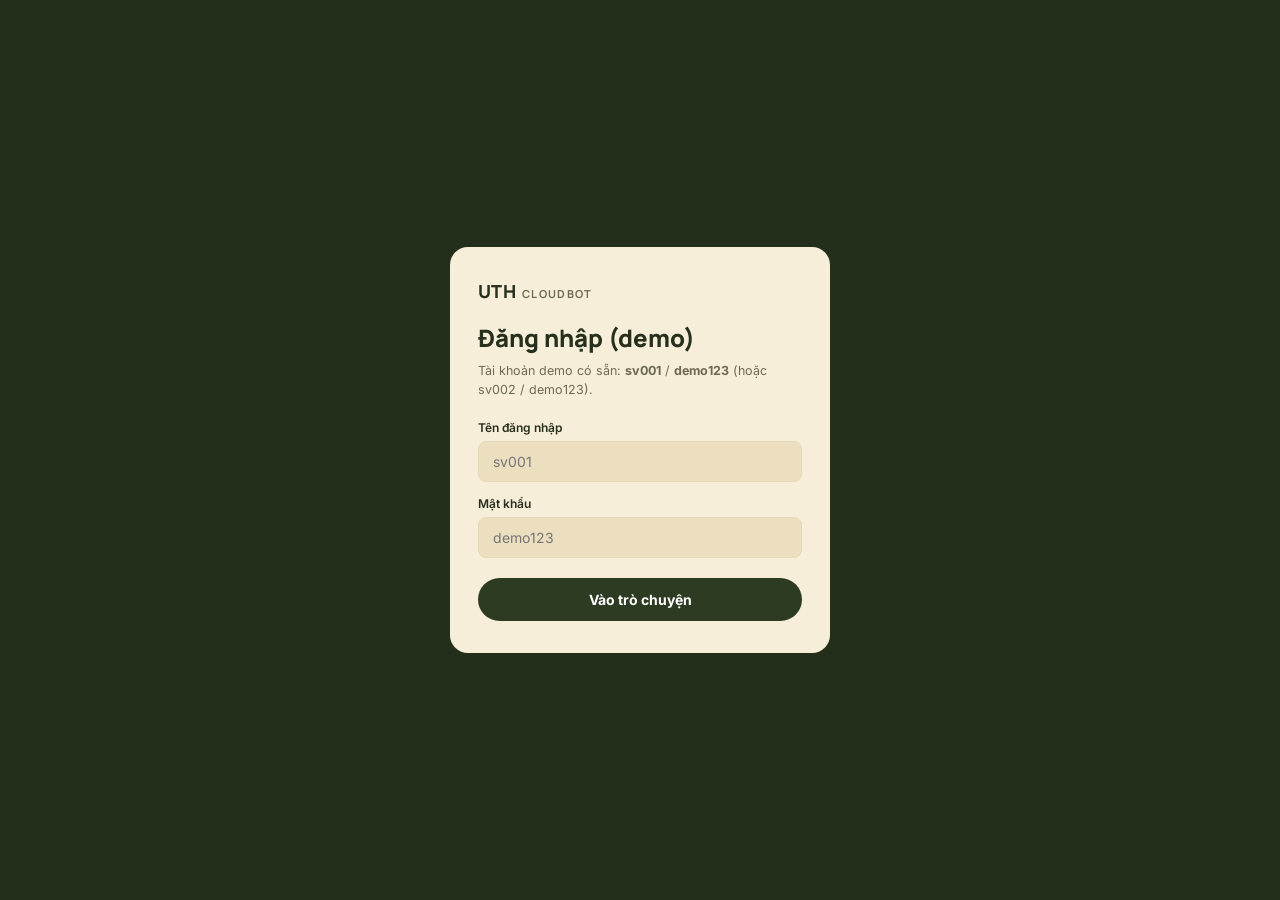
<file: index.html>
<!DOCTYPE html>
<html lang="vi">
<head>
  <meta charset="UTF-8">
  <meta http-equiv="refresh" content="0; url=./frontend/public/index.html">
  <title>Đang chuyển đến UTH CloudBot…</title>
  <script>
    window.location.replace("./frontend/public/index.html");
  </script>
</head>
<body>
  <p>Đang mở UTH CloudBot… nếu không tự chuyển, <a href="./frontend/public/index.html">bấm vào đây</a>.</p>
</body>
</html>
</file>
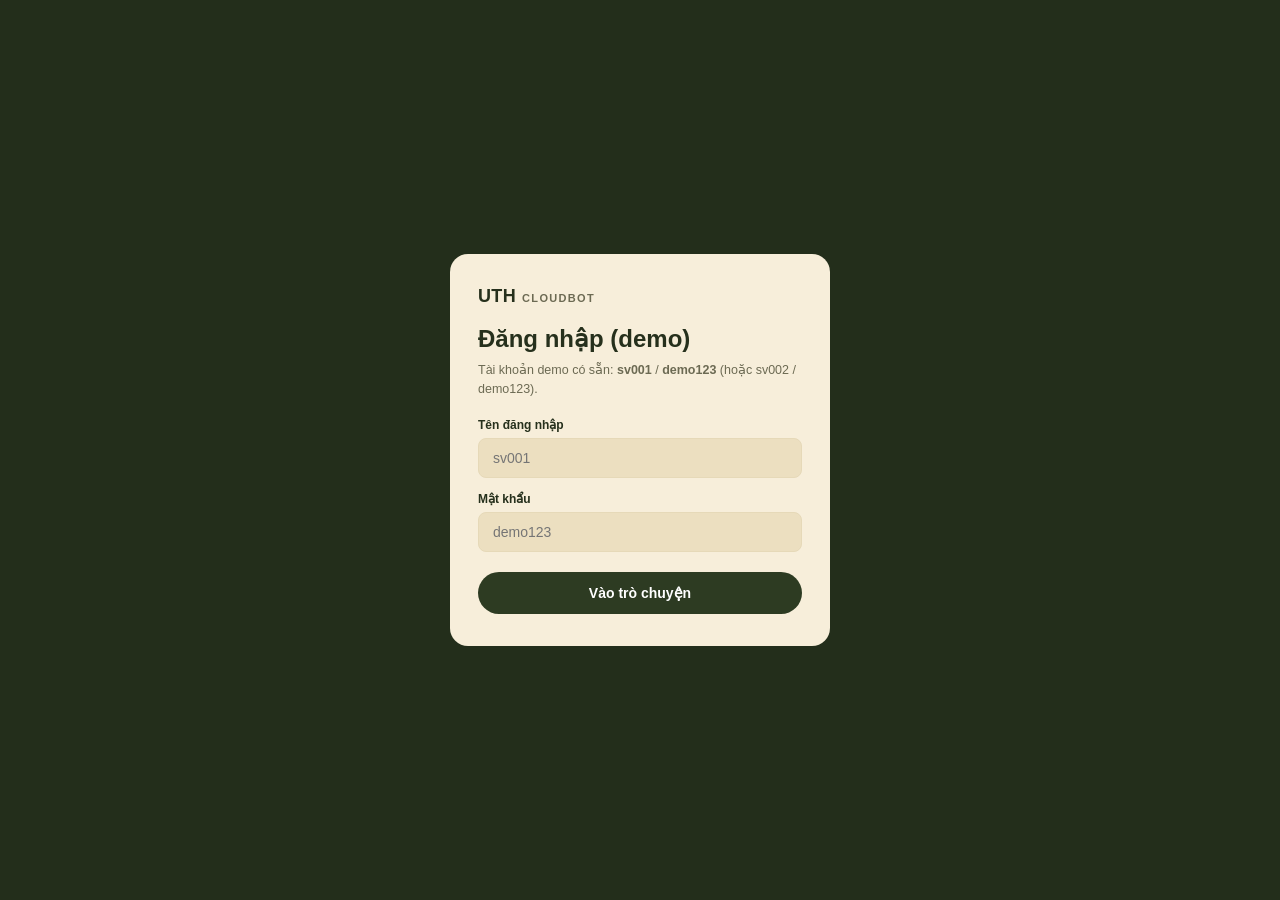
<file: frontend/index.html>
<!doctype html>
<html lang="vi">
<head>
  <meta charset="utf-8">
  <meta name="viewport" content="width=device-width, initial-scale=1">
  <meta http-equiv="refresh" content="0; url=./public/index.html">
  <title>UTH CloudBot</title>
</head>
<body>
  <p>Đang mở <a href="./public/index.html">UTH CloudBot</a>…</p>
</body>
</html>
</file>
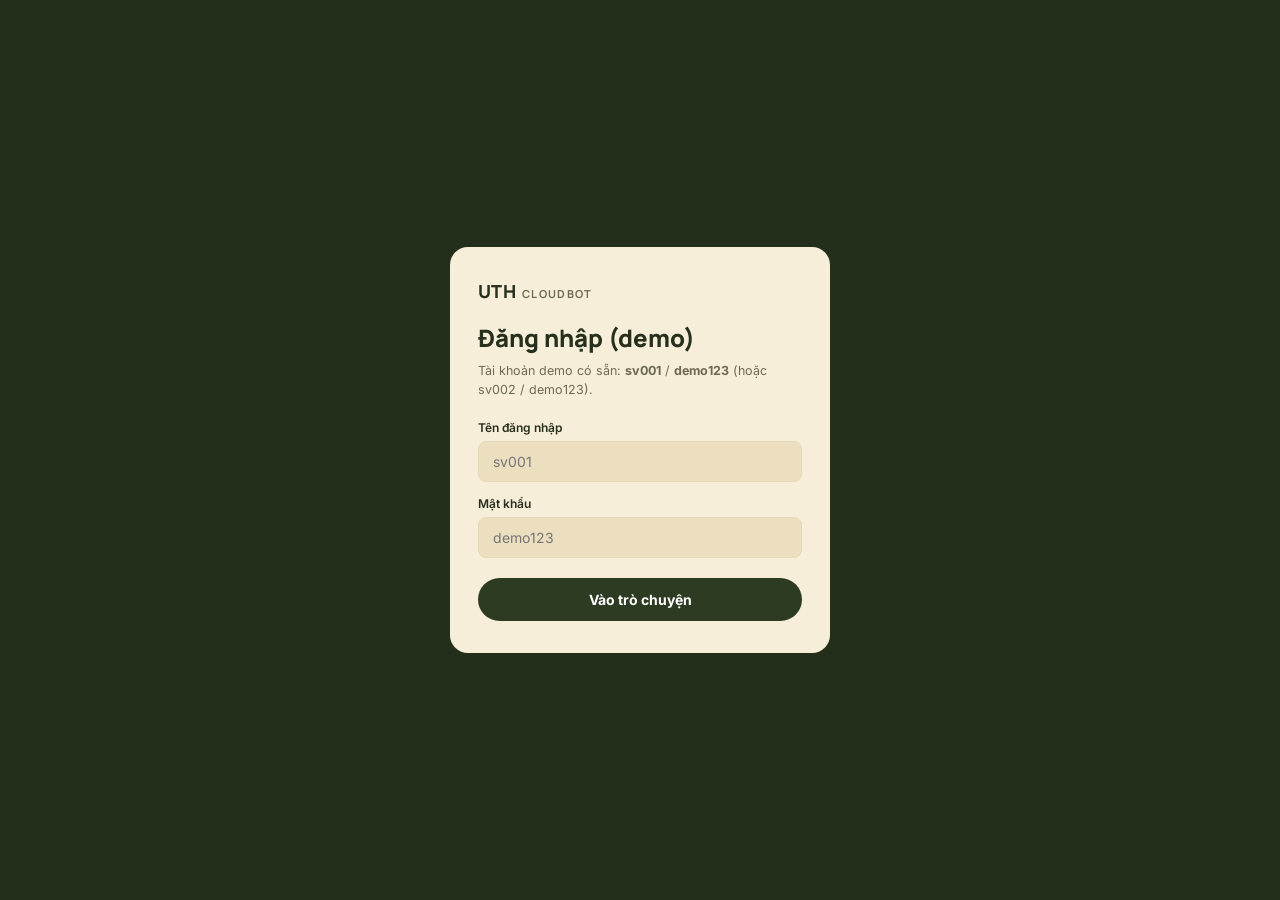
<file: frontend/public/index.html>
<!DOCTYPE html>
<html lang="vi">
<head>
<meta charset="UTF-8">
<meta name="viewport" content="width=device-width, initial-scale=1.0">
<title>UTH CloudBot — Trợ lý sinh viên</title>
<link rel="preconnect" href="https://fonts.googleapis.com">
<link href="https://fonts.googleapis.com/css2?family=Manrope:wght@500;700;800&family=Inter:wght@400;500;600&display=swap" rel="stylesheet">
<link rel="stylesheet" href="../src/css/style.css?v=20260821-4">
</head>
<body>

  <!-- Màn hình đăng nhập demo (giả lập, không xác thực thật) -->
  <div class="loginOverlay" id="loginOverlay">
    <div class="loginCard">
      <div class="sidebar__brand" style="margin-bottom: 18px;">
        <span class="sidebar__logo" style="color:var(--ink);">UTH</span>
        <span class="sidebar__logo-sub" style="color:var(--ink-soft);">CLOUDBOT</span>
      </div>
      <h2>Đăng nhập (demo)</h2>
      <p class="loginCard__hint">Tài khoản demo có sẵn: <strong>sv001</strong> / <strong>demo123</strong> (hoặc sv002 / demo123).</p>
      <p class="loginCard__error" id="loginError" hidden></p>

      <form id="loginForm">
        <label class="loginCard__label" for="loginName">Tên đăng nhập</label>
        <input type="text" id="loginName" class="loginCard__input" placeholder="sv001" required />

        <label class="loginCard__label" for="loginId">Mật khẩu</label>
        <input type="password" id="loginId" class="loginCard__input" placeholder="demo123" required />

        <button type="submit" class="loginCard__submit">Vào trò chuyện</button>
      </form>
    </div>
  </div>

  <div class="shell" id="mainShell" hidden>

    <!-- Sidebar -->
    <aside class="sidebar">
      <div class="sidebar__brand">
        <span class="sidebar__logo">UTH</span>
        <span class="sidebar__logo-sub">CLOUDBOT</span>
      </div>

      <button type="button" class="sidebar__new" id="newChatBtn">
        <span class="plus">+</span> Cuộc trò chuyện mới
      </button>

      <nav class="sidebar__history">
        <p class="sidebar__group-label">Hôm nay</p>
        <div class="sidebar__item sidebar__item--active">Chào hỏi ban đầu</div>

        <p class="sidebar__group-label">Gợi ý câu hỏi</p>
        <button type="button" class="sidebar__item sidebar__suggestion">Tra cứu học phí như thế nào?</button>
        <button type="button" class="sidebar__item sidebar__suggestion">Tôi có kiểm tra tuần này không?</button>
        <button type="button" class="sidebar__item sidebar__suggestion">Tuần này tôi học môn gì?</button>
      </nav>

      <div class="sidebar__footer">
        <div class="sidebar__student" id="sidebarStudent" hidden>
          <span class="sidebar__student-name" id="studentNameLabel"></span>
          <span class="sidebar__student-id" id="studentIdLabel"></span>
        </div>
        <span class="env-pill" id="envPill">—</span>
      </div>
    </aside>

    <!-- Main chat panel -->
    <main class="panel">

      <header class="panel__header">
        <div class="panel__title">
          <h1>UTH CloudBot</h1>
          <p>Trợ lý hỏi đáp cho sinh viên</p>
        </div>
        <div class="panel__status" id="statusPill">
          <span class="dot" id="statusDot"></span>
          <span id="statusText">Đang kiểm tra kết nối…</span>
        </div>
      </header>

      <div class="chat" id="chat">
        <div class="chat__scroll" id="chatScroll">
          <div class="msg msg--bot">
            <div class="msg__avatar">B</div>
            <div class="msg__bubble">
              <p>Chào bạn! Mình là CloudBot — hỏi mình về học phí, lịch học, lịch thi hoặc tài liệu môn học nhé.</p>
            </div>
          </div>
        </div>
      </div>

      <form class="composer" id="composerForm">
        <input type="text" id="questionInput" class="composer__input" placeholder="Nhập câu hỏi của bạn…" autocomplete="off" maxlength="500" />
        <button type="submit" class="composer__send" id="sendBtn" aria-label="Gửi">
          <svg width="18" height="18" viewBox="0 0 20 20" fill="none">
            <path d="M2 10L18 2L11 18L9 11L2 10Z" stroke="currentColor" stroke-width="1.6" stroke-linejoin="round"/>
          </svg>
        </button>
      </form>
    </main>

    <!-- Right info panel -->
    <aside class="infopanel">
      <h2>Nguồn & ghi chú</h2>
      <p class="infopanel__hint">Thông tin nguồn của câu trả lời gần nhất sẽ hiện ở đây.</p>
      <div class="infopanel__body" id="infoPanelBody">
        <p class="infopanel__empty">Chưa có câu hỏi nào được gửi.</p>
      </div>
    </aside>

  </div>

  <template id="botMsgTemplate">
    <div class="msg msg--bot">
      <div class="msg__avatar">B</div>
      <div class="msg__bubble">
        <span class="msg__source-badge"></span>
        <div class="msg__answer"></div>
        <div class="msg__details" hidden></div>
        <p class="msg__disclaimer" hidden></p>
        <div class="msg__meta">
          <span class="msg__source"></span>
          <span class="msg__time"></span>
        </div>
        <div class="msg__feedback">
          <button type="button" class="fb-btn fb-up" aria-label="Câu trả lời hữu ích">👍</button>
          <button type="button" class="fb-btn fb-down" aria-label="Câu trả lời chưa đúng">👎</button>
          <span class="msg__fb-thanks"></span>
        </div>
      </div>
    </div>
  </template>

  <template id="userMsgTemplate">
    <div class="msg msg--user"><div class="msg__bubble"></div></div>
  </template>

  <template id="loadingMsgTemplate">
    <div class="msg msg--bot msg--loading">
      <div class="msg__avatar">B</div>
      <div class="msg__bubble">
        <span class="typing"><span></span><span></span><span></span></span>
      </div>
    </div>
  </template>

  <template id="errorMsgTemplate">
    <div class="msg msg--error">
      <div class="msg__bubble">
        <p>⚠ Không kết nối được máy chủ (hoặc quá thời gian chờ). Câu hỏi của bạn được giữ nguyên.</p>
        <button type="button" class="retry-btn">Thử lại</button>
      </div>
    </div>
  </template>

  <script src="../src/js/config.js?v=20260821-3"></script>
  <script src="../src/js/script.js?v=20260821-5"></script>
</body>
</html>
</file>
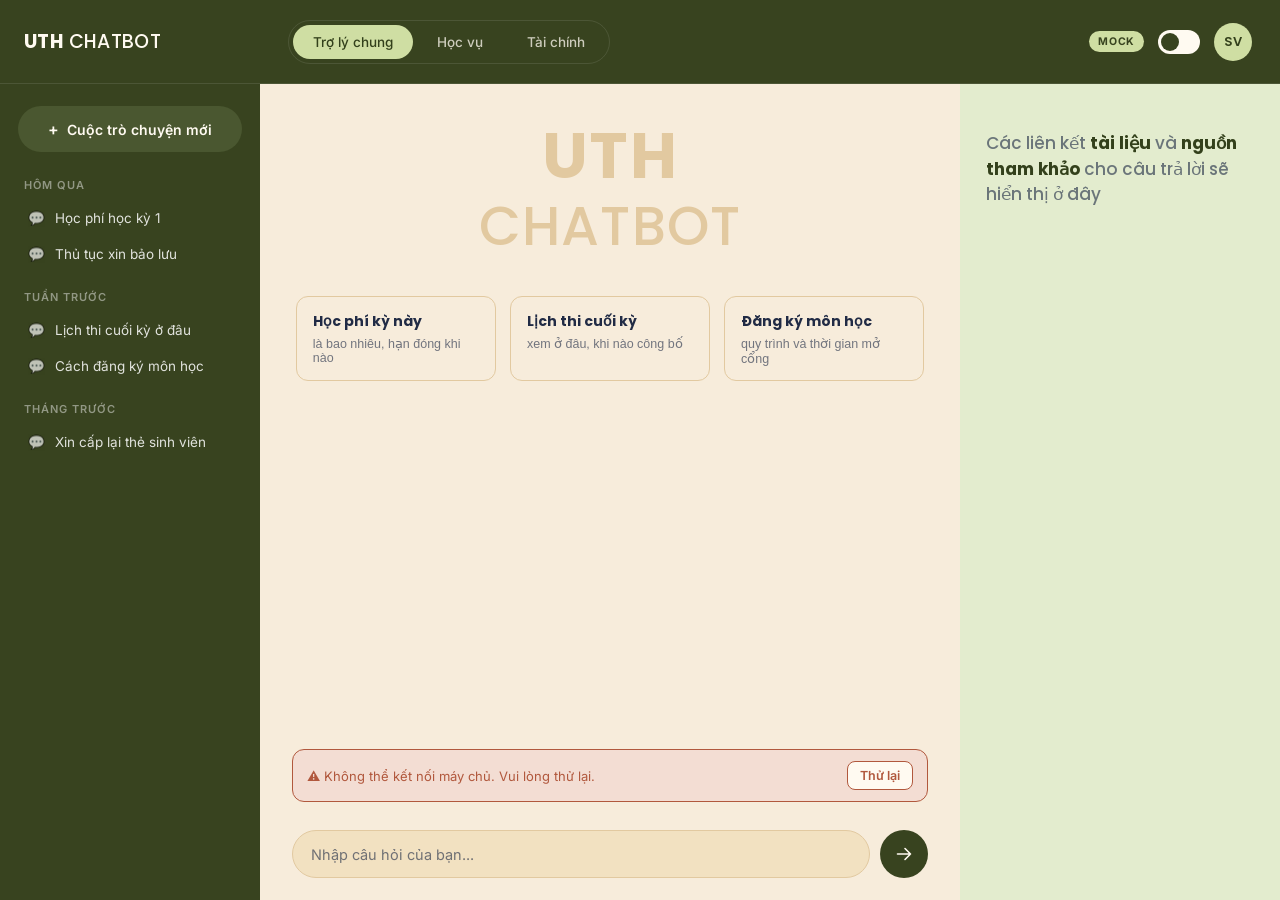
<file: uth-cloudbot-main/frontend/public/index.html>
<!DOCTYPE html>
<html lang="vi">
<head>
<meta charset="UTF-8">
<meta name="viewport" content="width=device-width, initial-scale=1.0">
<title>UTH Chatbot — Trợ lý sinh viên</title>
<link rel="preconnect" href="https://fonts.googleapis.com">
<link href="https://fonts.googleapis.com/css2?family=Poppins:wght@500;600;700&family=Inter:wght@400;500;600;700&display=swap" rel="stylesheet">
<link rel="stylesheet" href="../src/css/style.css">
</head>
<body>

<div class="shell">

  <!-- ===== Top bar (spans logo cell + main + aside) ===== -->
  <div class="logo-cell">
    <span class="logo"><strong>UTH</strong> CHATBOT</span>
  </div>

  <div class="topbar">
    <div class="tabs" id="tabGroup">
      <button class="tab is-active" data-tab="chung">Trợ lý chung</button>
      <button class="tab" data-tab="hocvu">Học vụ</button>
      <button class="tab" data-tab="taichinh">Tài chính</button>
    </div>
    <div class="topbar-right">
      <span class="api-badge" id="apiBadge">MOCK</span>
      <button class="theme-toggle" id="themeToggle" aria-label="Đổi giao diện sáng/tối">
        <span class="toggle-knob"></span>
      </button>
      <div class="avatar avatar--user" title="Huy">SV</div>
    </div>
  </div>

  <!-- ===== Sidebar ===== -->
  <aside class="sidebar">
    <button class="new-chat" id="newChatBtn">
      <span class="plus">+</span> Cuộc trò chuyện mới
    </button>

    <div class="history">
      <p class="history-label">Hôm qua</p>
      <button class="history-item" data-title="Học phí học kỳ 1">
        <span class="hist-ico">💬</span><span>Học phí học kỳ 1</span>
      </button>
      <button class="history-item" data-title="Thủ tục xin bảo lưu">
        <span class="hist-ico">💬</span><span>Thủ tục xin bảo lưu</span>
      </button>

      <p class="history-label">Tuần trước</p>
      <button class="history-item" data-title="Lịch thi cuối kỳ ở đâu">
        <span class="hist-ico">💬</span><span>Lịch thi cuối kỳ ở đâu</span>
      </button>
      <button class="history-item" data-title="Cách đăng ký môn học">
        <span class="hist-ico">💬</span><span>Cách đăng ký môn học</span>
      </button>

      <p class="history-label">Tháng trước</p>
      <button class="history-item" data-title="Xin cấp lại thẻ sinh viên">
        <span class="hist-ico">💬</span><span>Xin cấp lại thẻ sinh viên</span>
      </button>
    </div>
  </aside>

  <!-- ===== Main chat column ===== -->
  <main class="main">

    <div class="empty-state" id="emptyState">
      <p class="watermark">UTH<br><span>CHATBOT</span></p>
      <div class="suggest-cards">
        <button class="suggest-card" data-q="Học phí kỳ này là bao nhiêu?">
          <strong>Học phí kỳ này</strong>
          <span>là bao nhiêu, hạn đóng khi nào</span>
        </button>
        <button class="suggest-card" data-q="Lịch thi cuối kỳ ở đâu?">
          <strong>Lịch thi cuối kỳ</strong>
          <span>xem ở đâu, khi nào công bố</span>
        </button>
        <button class="suggest-card" data-q="Làm sao để đăng ký môn học?">
          <strong>Đăng ký môn học</strong>
          <span>quy trình và thời gian mở cổng</span>
        </button>
      </div>
    </div>

    <div class="thread" id="thread" hidden></div>

    <div class="error-banner" id="errorBanner" hidden>
      <span>⚠ Không thể kết nối máy chủ. Vui lòng thử lại.</span>
      <button id="retryBtn">Thử lại</button>
    </div>

    <p class="input-error" id="inputError" hidden>Vui lòng nhập câu hỏi trước khi gửi.</p>
    <form class="input-row" id="chatForm" autocomplete="off" novalidate>
      <input
        type="text"
        id="chatInput"
        placeholder="Nhập câu hỏi của bạn..."
        aria-label="Nhập câu hỏi"
        maxlength="300"
      >
      <button type="submit" id="sendBtn" class="send-btn" aria-label="Gửi">
        <svg width="16" height="16" viewBox="0 0 16 16" fill="none" xmlns="http://www.w3.org/2000/svg">
          <path d="M1.5 8H14.5M14.5 8L9 2.5M14.5 8L9 13.5" stroke="currentColor" stroke-width="1.6" stroke-linecap="round" stroke-linejoin="round"/>
        </svg>
      </button>
    </form>
  </main>

  <!-- ===== Sources panel ===== -->
  <aside class="aside" id="sourcesPanel">
    <p class="aside-empty" id="sourcesEmpty">
      Các liên kết <strong>tài liệu</strong> và <strong>nguồn tham khảo</strong> cho câu trả lời sẽ hiển thị ở đây
    </p>
    <div class="aside-content" id="sourcesContent" hidden>
      <h2>Nguồn tham khảo cho <strong>câu trả lời này</strong></h2>
      <div class="source-list" id="sourceList"></div>
    </div>
  </aside>

</div>

<script src="../src/js/script.js"></script>
</body>
</html>
</file>
<file: frontend/src/css/style.css>
:root {
  --forest: #2d3b22;
  --forest-deep: #232e1b;
  --cream: #f7eeda;
  --cream-soft: #fbf5e8;
  --cream-line: #e6d9b8;
  --sand: #ecdfc0;
  --ink: #26301c;
  --ink-soft: #6c6a53;
  --moss: #5b6f3f;
  --moss-dark: #46592f;
  --clay: #b5482f;
  --plum: #5b4b9e;
  --radius-lg: 18px;
  --radius-md: 12px;
  --radius-sm: 8px;
  --sans: "Inter", "Segoe UI", sans-serif;
  --display: "Manrope", "Inter", sans-serif;
}

* { box-sizing: border-box; }
html, body { height: 100%; margin: 0; overflow: hidden; }

body {
  font-family: var(--sans);
  background: var(--forest-deep);
  color: var(--ink);
}

.shell {
  display: grid;
  grid-template-columns: 240px 1fr 260px;
  height: 100vh;
  height: 100dvh;
  overflow: hidden;
}
.shell[hidden] { display: none; }
.loginOverlay[hidden] { display: none; }

/* ---------------- Sidebar ---------------- */
.sidebar {
  background: var(--forest);
  color: var(--cream);
  padding: 20px 16px;
  display: flex;
  flex-direction: column;
  gap: 20px;
}

.sidebar__brand {
  display: flex;
  align-items: baseline;
  gap: 6px;
  font-family: var(--display);
}
.sidebar__logo { font-weight: 800; font-size: 18px; letter-spacing: 0.02em; }
.sidebar__logo-sub { font-weight: 700; font-size: 11px; letter-spacing: 0.12em; color: #b9c7a0; }

.sidebar__new {
  display: flex;
  align-items: center;
  gap: 8px;
  background: var(--moss);
  color: #fff;
  border: none;
  border-radius: 999px;
  padding: 11px 16px;
  font-family: var(--sans);
  font-size: 13.5px;
  font-weight: 600;
  cursor: pointer;
}
.sidebar__new:hover { background: var(--moss-dark); }
.sidebar__new .plus { font-size: 15px; line-height: 1; }

.sidebar__history {
  flex: 1;
  overflow-y: auto;
  display: flex;
  flex-direction: column;
  gap: 4px;
}

.sidebar__group-label {
  font-size: 10.5px;
  text-transform: uppercase;
  letter-spacing: 0.08em;
  color: #8fa073;
  margin: 12px 0 4px;
}
.sidebar__group-label:first-child { margin-top: 0; }

.sidebar__item {
  text-align: left;
  background: transparent;
  border: none;
  color: #d8dfc4;
  font-family: var(--sans);
  font-size: 13px;
  padding: 8px 10px;
  border-radius: var(--radius-sm);
  cursor: default;
}
.sidebar__item--active { background: rgba(255,255,255,0.08); color: #fff; cursor: default; }
.sidebar__suggestion { cursor: pointer; }
.sidebar__suggestion:hover { background: rgba(255,255,255,0.08); color: #fff; }

.sidebar__footer { border-top: 1px solid rgba(255,255,255,0.1); padding-top: 12px; }

/* ---------------- Login overlay (demo) ---------------- */
.loginOverlay {
  position: fixed;
  inset: 0;
  background: var(--forest-deep);
  display: flex;
  align-items: center;
  justify-content: center;
  z-index: 50;
  padding: 20px;
}

.loginCard {
  background: var(--cream);
  border-radius: var(--radius-lg);
  padding: 32px 28px;
  width: 100%;
  max-width: 380px;
}
.loginCard h2 { font-family: var(--display); font-size: 24px; font-weight: 800; margin: 0 0 8px; }
.loginCard__hint { font-size: 12.5px; color: var(--ink-soft); line-height: 1.5; margin: 0 0 20px; }
.loginCard__error {
  font-size: 12.5px;
  color: #7a2e1c;
  background: #fbeae5;
  border-left: 2px solid var(--clay);
  padding: 6px 10px;
  margin: 0 0 14px;
  border-radius: 0 6px 6px 0;
}
.loginCard__label { display: block; font-size: 12px; font-weight: 600; color: var(--ink); margin: 14px 0 6px; }
.loginCard__input {
  width: 100%;
  font-family: var(--sans);
  font-size: 14px;
  padding: 11px 14px;
  border: 1px solid var(--cream-line);
  border-radius: var(--radius-sm);
  background: var(--sand);
  color: var(--ink);
}
.loginCard__input:focus { outline: none; border-color: var(--moss); }
.loginCard__submit {
  width: 100%;
  margin-top: 20px;
  background: var(--forest);
  color: #fff;
  border: none;
  border-radius: 999px;
  padding: 13px;
  font-family: var(--sans);
  font-size: 14px;
  font-weight: 700;
  cursor: pointer;
}
.loginCard__submit:hover { background: var(--forest-deep); }

/* ---------------- Sidebar student info (dữ liệu cá nhân) ---------------- */
.sidebar__student {
  display: flex;
  flex-direction: column;
  gap: 1px;
  margin-bottom: 10px;
  padding-bottom: 10px;
  border-bottom: 1px solid rgba(255,255,255,0.08);
}
.sidebar__student-name { font-size: 13px; font-weight: 700; color: #fff; }
.sidebar__student-id { font-size: 11px; color: #a9b78d; }

.env-pill {
  display: inline-block;
  font-family: var(--sans);
  font-size: 11px;
  font-weight: 600;
  color: #c9d4ac;
  background: rgba(255,255,255,0.06);
  padding: 4px 10px;
  border-radius: 999px;
}

/* ---------------- Main chat panel ---------------- */
.panel {
  background: var(--cream);
  display: flex;
  flex-direction: column;
  min-width: 0;
  min-height: 0;
  overflow: hidden;
}

.panel__header {
  display: flex;
  align-items: center;
  justify-content: space-between;
  padding: 20px 28px;
  border-bottom: 1px solid var(--cream-line);
}
.panel__title h1 { margin: 0; font-family: var(--display); font-size: 20px; font-weight: 800; }
.panel__title p { margin: 2px 0 0; font-size: 12.5px; color: var(--ink-soft); }

.panel__status {
  display: flex;
  align-items: center;
  gap: 6px;
  font-size: 11.5px;
  color: var(--ink-soft);
  background: var(--cream-soft);
  border: 1px solid var(--cream-line);
  padding: 5px 10px;
  border-radius: 999px;
}
.dot { width: 7px; height: 7px; border-radius: 50%; background: #b3a988; }
.dot--ok { background: var(--moss); }
.dot--error { background: var(--clay); }

.chat {
  flex: 1 1 auto;
  min-height: 0;
  overflow: hidden;
  display: flex;
}
.chat__scroll {
  flex: 1;
  min-height: 0;
  overflow-y: auto;
  overscroll-behavior: contain;
  scrollbar-gutter: stable;
  padding: 24px 28px;
  display: flex;
  flex-direction: column;
  gap: 16px;
}

.chat__scroll::-webkit-scrollbar { width: 8px; }
.chat__scroll::-webkit-scrollbar-track { background: transparent; }
.chat__scroll::-webkit-scrollbar-thumb {
  background: color-mix(in srgb, var(--moss) 48%, transparent);
  border: 2px solid transparent;
  border-radius: 999px;
  background-clip: padding-box;
}
.chat__scroll::-webkit-scrollbar-thumb:hover {
  background: color-mix(in srgb, var(--moss-dark) 68%, transparent);
  background-clip: padding-box;
}

.msg { display: flex; gap: 10px; max-width: 82%; }
.msg--user { align-self: flex-end; flex-direction: row-reverse; }
.msg--bot, .msg--loading, .msg--error { align-self: flex-start; }

.msg__avatar {
  flex-shrink: 0;
  width: 26px; height: 26px;
  border-radius: 50%;
  background: var(--moss);
  color: #fff;
  font-family: var(--display);
  font-weight: 700;
  font-size: 11px;
  display: flex; align-items: center; justify-content: center;
  margin-top: 2px;
}

.msg__bubble {
  background: var(--cream-soft);
  border: 1px solid var(--cream-line);
  border-radius: var(--radius-md);
  padding: 13px 16px;
  font-size: 14px;
  line-height: 1.55;
}
.msg--user .msg__bubble { background: var(--forest); color: var(--cream); border-color: var(--forest); }

.msg__answer {
  margin: 0 0 8px;
  white-space: pre-line;
  overflow-wrap: anywhere;
  line-height: 1.6;
}
.msg__answer p { margin: 0 0 10px; }
.msg__answer p:last-child { margin-bottom: 0; }
.msg__answer-heading {
  margin-top: 14px !important;
  margin-bottom: 5px !important;
  color: var(--forest);
}
.msg__answer-list {
  margin: 4px 0 12px;
  padding-left: 22px;
}
.msg__answer-list li {
  margin: 4px 0;
  padding-left: 3px;
}

.msg__details {
  display: grid;
  gap: 8px;
  margin: 10px 0 12px;
}
.msg__details[hidden] { display: none; }
.msg__detail-card {
  display: grid;
  gap: 2px;
  padding: 10px 12px;
  background: var(--cream);
  border: 1px solid var(--cream-line);
  border-radius: var(--radius-sm);
}
.msg__detail-title {
  color: var(--ink);
  font-size: 13px;
  margin-bottom: 3px;
}
.msg__detail-meta {
  color: var(--ink-soft);
  font-size: 11.5px;
}
.msg__detail-content {
  margin: 2px 0 4px;
  color: var(--ink);
  font-size: 12px;
}
.msg__detail-more {
  margin: 0;
  color: var(--ink-soft);
  font-size: 11.5px;
  font-style: italic;
}

.msg__source-badge {
  display: inline-block;
  font-family: var(--sans);
  font-size: 9.5px;
  font-weight: 700;
  letter-spacing: 0.06em;
  text-transform: uppercase;
  padding: 3px 8px;
  border-radius: 999px;
  margin-bottom: 8px;
  color: #fff;
}
.badge--faq { background: var(--moss); }
.badge--demo { background: #a08a4f; }
.badge--gemini { background: var(--plum); }
.badge--fallback { background: var(--clay); }

.msg__disclaimer {
  font-size: 11px;
  font-style: italic;
  color: var(--ink-soft);
  background: rgba(91,75,158,0.08);
  border-left: 2px solid var(--plum);
  padding: 5px 9px;
  margin: 0 0 8px;
  border-radius: 0 6px 6px 0;
}

.msg__meta {
  display: flex; justify-content: space-between; gap: 10px;
  font-size: 10.5px; color: var(--ink-soft);
  border-top: 1px dashed var(--cream-line);
  padding-top: 6px; margin-top: 4px;
}

.msg__feedback { margin-top: 8px; display: flex; align-items: center; gap: 6px; }
.fb-btn { border: 1px solid var(--cream-line); background: transparent; border-radius: var(--radius-sm); padding: 3px 8px; font-size: 13px; cursor: pointer; }
.fb-btn:hover:not(:disabled) { border-color: var(--moss); }
.fb-btn:disabled { opacity: 0.5; cursor: default; }
.msg__fb-thanks { font-size: 10.5px; color: var(--moss-dark); }

.typing { display: inline-flex; gap: 4px; padding: 4px 0; }
.typing span { width: 6px; height: 6px; border-radius: 50%; background: var(--ink-soft); animation: bounce 1.2s infinite ease-in-out; }
.typing span:nth-child(2) { animation-delay: 0.15s; }
.typing span:nth-child(3) { animation-delay: 0.3s; }
@keyframes bounce { 0%, 60%, 100% { transform: translateY(0); opacity: 0.5; } 30% { transform: translateY(-4px); opacity: 1; } }

.msg--error .msg__bubble { background: #fbeae5; border-color: var(--clay); color: #7a2e1c; max-width: 100%; }
.retry-btn { margin-top: 8px; font-size: 12px; font-weight: 600; background: var(--clay); color: #fff; border: none; border-radius: var(--radius-sm); padding: 6px 14px; cursor: pointer; }
.retry-btn:hover { background: #96371f; }

.composer {
  display: flex; gap: 10px;
  padding: 16px 28px;
  border-top: 1px solid var(--cream-line);
  background: var(--cream-soft);
}
.composer__input {
  flex: 1; font-family: var(--sans); font-size: 14px;
  padding: 12px 16px; border: 1px solid var(--cream-line);
  border-radius: 999px; background: var(--cream);
  color: var(--ink);
}
.composer__input:focus { outline: none; border-color: var(--moss); }
.composer__send {
  flex-shrink: 0; width: 42px; height: 42px; border: none;
  border-radius: 50%; background: var(--moss); color: #fff;
  cursor: pointer; display: flex; align-items: center; justify-content: center;
}
.composer__send:hover:not(:disabled) { background: var(--moss-dark); }
.composer__send:disabled { opacity: 0.5; cursor: default; }

/* ---------------- Right info panel ---------------- */
.infopanel {
  background: var(--cream-soft);
  border-left: 1px solid var(--cream-line);
  padding: 24px 20px;
}
.infopanel h2 { font-family: var(--display); font-size: 14px; font-weight: 800; margin: 0 0 6px; }
.infopanel__hint { font-size: 12px; color: var(--ink-soft); margin: 0 0 16px; line-height: 1.5; }
.infopanel__empty { font-size: 12.5px; color: var(--ink-soft); font-style: italic; }
.infopanel__body { display: flex; flex-direction: column; gap: 10px; }
.infopanel__row { font-size: 12.5px; }
.infopanel__row strong { display: block; font-size: 10.5px; text-transform: uppercase; letter-spacing: 0.06em; color: var(--ink-soft); margin-bottom: 2px; }

/* ---------------- Responsive ---------------- */
@media (max-width: 900px) {
  .shell { grid-template-columns: 1fr; grid-template-rows: minmax(0, 1fr); }
  .sidebar { display: none; }
  .infopanel { display: none; }
  .panel__header { padding: 14px 16px; }
  .chat__scroll { padding: 16px; }
  .composer { padding: 12px 16px; }
  .msg { max-width: 92%; }
}
</file>
<file: uth-cloudbot-main/frontend/src/css/style.css>
/* ==========================================================
   UTH Chatbot — design tokens (từ bản Figma "AI Chatbot")
   ========================================================== */
:root{
  --dark:        #38431f;   /* topbar / sidebar */
  --dark-soft:   #4a5730;   /* hover / new-chat button */
  --dark-line:   rgba(255,255,255,0.10);
  --accent:      #cfdea3;   /* active pill / avatar bg */
  --accent-ink:  #33401b;
  --mint:        #e3ecce;   /* sources panel bg */
  --cream:       #f7ecdb;   /* main bg */
  --cream-card:  #f2e1c1;   /* cards / title bar / input */
  --cream-border:#e2c9a0;
  --ink:         #212b45;   /* main text */
  --ink-soft:    rgba(33,43,69,0.62);
  --ink-faint:   rgba(33,43,69,0.28);
  --rust:        #b1583d;   /* error / alert accent */
  --rust-soft:   #f3ddd3;
  --white:       #fffaf1;

  --font-display: 'Poppins', sans-serif;
  --font-body: 'Inter', -apple-system, BlinkMacSystemFont, sans-serif;

  --radius-lg: 18px;
  --radius-md: 12px;
  --radius-pill: 999px;
}

[data-theme="dark"]{
  --dark:        #1c2312;
  --dark-soft:   #2a331b;
  --mint:        #1f2818;
  --cream:       #262d1b;
  --cream-card:  #313a22;
  --cream-border:#454f2d;
  --ink:         #f1ead9;
  --ink-soft:    rgba(241,234,217,0.65);
  --ink-faint:   rgba(241,234,217,0.25);
  --white:       #2c3520;
}

*{ box-sizing: border-box; }
html,body{ margin:0; height:100%; font-family: var(--font-body); color: var(--ink); }

@media (prefers-reduced-motion: reduce){
  *{ animation-duration: 0.001ms !important; transition-duration: 0.001ms !important; }
}

/* ---------- Shell / grid layout ---------- */
.shell{
  display:grid;
  grid-template-columns: 260px 1fr 320px;
  grid-template-rows: 84px 1fr;
  grid-template-areas:
    "logo   topbar topbar"
    "sidebar main  aside";
  height: 100vh;
  background: var(--dark);
}

.logo-cell{
  grid-area: logo;
  display:flex;
  align-items:center;
  padding: 0 24px;
  background: var(--dark);
  border-bottom: 1px solid var(--dark-line);
}
.logo{
  font-family: var(--font-display);
  font-weight: 500;
  font-size: 19px;
  letter-spacing: 0.02em;
  color: var(--white);
}
.logo strong{ font-weight: 700; }

.topbar{
  grid-area: topbar;
  display:flex;
  align-items:center;
  justify-content: space-between;
  padding: 0 28px;
  background: var(--dark);
  border-bottom: 1px solid var(--dark-line);
}

.tabs{
  display:flex;
  gap: 4px;
  background: transparent;
  border: 1px solid var(--dark-line);
  border-radius: var(--radius-pill);
  padding: 4px;
}
.tab{
  font-family: var(--font-body);
  font-weight: 500;
  font-size: 13.5px;
  color: var(--white);
  opacity: 0.75;
  background: transparent;
  border: none;
  border-radius: var(--radius-pill);
  padding: 9px 20px;
  cursor: pointer;
  transition: background 0.15s ease, opacity 0.15s ease, color 0.15s ease;
}
.tab:hover{ opacity: 1; }
.tab.is-active{
  background: var(--accent);
  color: var(--accent-ink);
  opacity: 1;
}

.topbar-right{
  display:flex;
  align-items:center;
  gap: 14px;
}

.theme-toggle{
  width: 42px;
  height: 24px;
  border-radius: var(--radius-pill);
  background: var(--white);
  border: none;
  cursor: pointer;
  position: relative;
  padding: 3px;
  display:flex;
  align-items:center;
}
.toggle-knob{
  width: 18px;
  height: 18px;
  border-radius: 50%;
  background: var(--dark);
  transition: transform 0.2s ease;
}
[data-theme="dark"] .toggle-knob{ transform: translateX(18px); background: var(--accent); }

.api-badge{
  font-family: var(--font-body);
  font-size: 10.5px;
  font-weight: 700;
  letter-spacing: 0.06em;
  color: var(--dark);
  background: var(--accent);
  padding: 4px 9px;
  border-radius: var(--radius-pill);
}
.api-badge.is-live{ background: #bfe3c0; }

.avatar{
  width: 38px;
  height: 38px;
  border-radius: 50%;
  display:flex;
  align-items:center;
  justify-content:center;
  font-family: var(--font-display);
  font-weight: 600;
  font-size: 13px;
  flex-shrink: 0;
}
.avatar--user{ background: var(--accent); color: var(--accent-ink); }
.avatar--bot{ background: var(--accent); color: var(--accent-ink); }

/* ---------- Sidebar ---------- */
.sidebar{
  grid-area: sidebar;
  background: var(--dark);
  padding: 22px 18px;
  overflow-y: auto;
}

.new-chat{
  width: 100%;
  display:flex;
  align-items:center;
  justify-content:center;
  gap: 8px;
  background: var(--dark-soft);
  color: var(--white);
  border: none;
  border-radius: var(--radius-pill);
  padding: 13px 16px;
  font-family: var(--font-body);
  font-weight: 600;
  font-size: 14px;
  cursor: pointer;
  transition: background 0.15s ease;
}
.new-chat:hover{ background: var(--accent); color: var(--accent-ink); }
.new-chat .plus{ font-size: 16px; }

.history{ margin-top: 26px; }
.history-label{
  font-family: var(--font-body);
  font-size: 11px;
  font-weight: 600;
  letter-spacing: 0.09em;
  text-transform: uppercase;
  color: rgba(255,255,255,0.45);
  margin: 18px 6px 8px;
}
.history-item{
  width: 100%;
  display:flex;
  align-items:center;
  gap: 10px;
  background: transparent;
  border: none;
  border-radius: var(--radius-md);
  color: rgba(255,255,255,0.85);
  font-family: var(--font-body);
  font-size: 13.5px;
  padding: 10px 10px;
  text-align: left;
  cursor: pointer;
  white-space: nowrap;
  overflow: hidden;
  text-overflow: ellipsis;
  transition: background 0.12s ease;
}
.history-item:hover{ background: var(--dark-soft); }
.history-item.is-active{ background: var(--dark-soft); color: var(--white); }
.hist-ico{ flex-shrink:0; opacity: 0.8; }

/* ---------- Main column ---------- */
.main{
  grid-area: main;
  background: var(--cream);
  display:flex;
  flex-direction: column;
  min-height: 0;
  position: relative;
}

/* empty state */
.empty-state{
  flex:1;
  display:flex;
  flex-direction: column;
  align-items:center;
  justify-content:center;
  padding: 20px;
  text-align:center;
}
.watermark{
  font-family: var(--font-display);
  font-weight: 700;
  font-size: 64px;
  line-height: 1.05;
  color: var(--cream-border);
  margin: 0 0 40px;
  letter-spacing: 0.02em;
}
.watermark span{ font-weight: 500; font-size: 0.85em; }

.suggest-cards{
  display:flex;
  gap: 14px;
  flex-wrap: wrap;
  justify-content:center;
  max-width: 720px;
}
.suggest-card{
  flex: 1 1 200px;
  max-width: 240px;
  text-align:left;
  background: transparent;
  border: 1px solid var(--cream-border);
  border-radius: var(--radius-md);
  padding: 14px 16px;
  cursor: pointer;
  display:flex;
  flex-direction: column;
  gap: 4px;
  transition: background 0.15s ease, border-color 0.15s ease;
}
.suggest-card:hover{ background: var(--cream-card); border-color: var(--rust); }
.suggest-card strong{ font-family: var(--font-display); font-size: 14px; color: var(--ink); }
.suggest-card span{ font-size: 12.5px; color: var(--ink-soft); }

/* thread */
.thread{
  flex:1;
  overflow-y: auto;
  padding: 26px 32px 10px;
  display:flex;
  flex-direction: column;
  gap: 22px;
}

.turn{ display:flex; flex-direction: column; gap: 14px; animation: rise 0.25s ease; }
@keyframes rise{ from{ opacity:0; transform: translateY(6px);} to{ opacity:1; transform: translateY(0);} }

.q-row{
  display:flex;
  align-items:center;
  gap: 14px;
}
.q-pill{
  flex:1;
  background: var(--cream-card);
  border-radius: var(--radius-pill);
  padding: 16px 22px;
  font-family: var(--font-display);
  font-weight: 600;
  font-size: 15px;
  color: var(--ink);
  display:flex;
  align-items:center;
  justify-content: space-between;
  gap: 12px;
}
.q-pill .edit-ico{ opacity: 0.5; flex-shrink:0; }

.a-row{ display:flex; align-items:flex-start; gap: 14px; }
.a-card{
  flex:1;
  background: var(--cream-card);
  border-radius: var(--radius-lg);
  padding: 22px 24px 16px;
}
.a-card p{
  margin: 0 0 12px;
  font-size: 14.5px;
  line-height: 1.65;
  color: var(--ink);
}
.a-card p:last-of-type{ margin-bottom: 0; }
.a-card ol{ margin: 0; padding-left: 20px; }
.a-card li{
  font-size: 14.5px;
  line-height: 1.6;
  color: var(--ink);
  margin-bottom: 12px;
}
.a-card li:last-child{ margin-bottom: 0; }
.a-card li strong{ font-family: var(--font-display); }

.a-meta{
  display:flex;
  align-items:center;
  justify-content: flex-end;
  gap: 10px;
  margin-top: 14px;
  padding-top: 12px;
  border-top: 1px solid var(--cream-border);
}
.fb-btn{
  border: none;
  background: transparent;
  cursor: pointer;
  padding: 4px;
  color: var(--ink-soft);
  transition: color 0.12s ease, transform 0.12s ease;
}
.fb-btn:hover{ color: var(--ink); }
.fb-btn:active{ transform: scale(0.9); }
.fb-btn.is-selected{ color: var(--rust); }

.followups{
  display:flex;
  flex-wrap: wrap;
  gap: 10px;
  padding-left: 52px;
}
.followup-btn{
  background: var(--dark);
  color: var(--white);
  border: none;
  border-radius: var(--radius-pill);
  padding: 10px 18px;
  font-family: var(--font-body);
  font-size: 13px;
  font-weight: 500;
  cursor: pointer;
  transition: background 0.15s ease;
}
.followup-btn:hover{ background: var(--dark-soft); }

/* invalid-question variant */
.a-card.is-invalid{ border: 1px solid var(--rust); }
.a-card.is-invalid p{ color: var(--ink); }

/* loading */
.a-card.is-loading p{ display:none; }
.typing-dots{ display:flex; gap: 5px; padding: 4px 0; }
.typing-dots span{
  width: 7px; height: 7px; border-radius: 50%;
  background: var(--ink-faint);
  animation: bounce 1.1s infinite ease-in-out;
}
.typing-dots span:nth-child(2){ animation-delay: 0.15s; }
.typing-dots span:nth-child(3){ animation-delay: 0.3s; }
@keyframes bounce{
  0%,60%,100%{ transform: translateY(0); opacity:.5; }
  30%{ transform: translateY(-4px); opacity:1; }
}

/* error banner */
.error-banner{
  margin: 0 32px 12px;
  background: var(--rust-soft);
  border: 1px solid var(--rust);
  color: var(--rust);
  border-radius: var(--radius-md);
  padding: 11px 14px;
  display:flex;
  align-items:center;
  justify-content: space-between;
  gap: 10px;
  font-size: 13px;
}
.error-banner button{
  border: 1px solid var(--rust);
  background: var(--white);
  color: var(--rust);
  border-radius: 8px;
  padding: 6px 12px;
  font-size: 12.5px;
  font-weight: 600;
  cursor: pointer;
  font-family: var(--font-body);
}
.error-banner button:hover{ background: var(--rust); color: #fff; }

/* input row */
.input-error{
  margin: 0 32px 6px;
  font-size: 12.5px;
  font-weight: 600;
  color: var(--rust);
}
.input-row{
  display:flex;
  gap: 10px;
  padding: 16px 32px 22px;
}
#chatInput{
  flex:1;
  font-family: var(--font-body);
  font-size: 14.5px;
  padding: 14px 18px;
  border: 1px solid var(--cream-border);
  border-radius: var(--radius-pill);
  background: var(--cream-card);
  color: var(--ink);
}
#chatInput::placeholder{ color: var(--ink-soft); }
#chatInput.is-invalid{ border-color: var(--rust); }
#chatInput:focus, .fb-btn:focus-visible, .suggest-card:focus-visible,
.followup-btn:focus-visible, .send-btn:focus-visible, .tab:focus-visible,
.new-chat:focus-visible, .history-item:focus-visible, #retryBtn:focus-visible{
  outline: 2px solid var(--rust);
  outline-offset: 2px;
}

.send-btn{
  width: 48px;
  height: 48px;
  border-radius: 50%;
  background: var(--dark);
  color: var(--white);
  border: none;
  display:flex;
  align-items:center;
  justify-content:center;
  cursor: pointer;
  flex-shrink: 0;
  transition: background 0.15s ease, transform 0.08s ease;
}
.send-btn:hover{ background: var(--dark-soft); }
.send-btn:active{ transform: scale(0.94); }
.send-btn:disabled{ opacity: 0.5; cursor: not-allowed; }

/* ---------- Sources panel (aside) ---------- */
.aside{
  grid-area: aside;
  background: var(--mint);
  padding: 30px 26px;
  overflow-y: auto;
}
.aside-empty{
  font-family: var(--font-display);
  font-size: 17px;
  font-weight: 500;
  line-height: 1.5;
  color: var(--ink-soft);
}
.aside-empty strong{ color: var(--accent-ink); font-weight: 700; }

.aside-content h2{
  font-family: var(--font-display);
  font-size: 18px;
  font-weight: 500;
  line-height: 1.4;
  margin: 0 0 20px;
  color: var(--ink-soft);
}
.aside-content h2 strong{ color: var(--accent-ink); font-weight: 700; }

.source-list{ display:flex; flex-direction: column; }
.source-item{
  display:flex;
  align-items:center;
  justify-content: space-between;
  gap: 10px;
  padding: 14px 0;
  border-bottom: 1px solid rgba(51,64,27,0.15);
  font-size: 13.5px;
  font-weight: 500;
  color: var(--accent-ink);
  text-decoration: underline;
}
.source-item svg{ flex-shrink:0; opacity: 0.7; }

/* ==========================================================
   Responsive
   ========================================================== */
@media (max-width: 1100px){
  .shell{
    grid-template-columns: 220px 1fr 0;
    grid-template-areas:
      "logo   topbar topbar"
      "sidebar main  main";
  }
  .aside{ display:none; }
}

@media (max-width: 760px){
  .shell{
    grid-template-columns: 1fr;
    grid-template-rows: auto auto 1fr;
    grid-template-areas:
      "logo"
      "topbar"
      "main";
  }
  .sidebar{ display:none; }
  .watermark{ font-size: 40px; }
  .thread{ padding: 18px 16px 6px; }
  .q-pill{ padding: 13px 16px; font-size: 13.5px; }
  .a-card{ padding: 16px 16px 12px; }
  .followups{ padding-left: 0; }
  .input-row{ padding: 12px 16px 16px; }
  .input-error{ margin: 0 16px 6px; }
  .error-banner{ margin: 0 16px 12px; }
  .topbar{ padding: 0 14px; flex-wrap: wrap; gap: 10px; height: auto; padding-top:10px; padding-bottom:10px;}
  .tabs{ order: 2; width: 100%; justify-content: center; }
  .logo-cell{ padding: 0 16px; }
}
</file>
